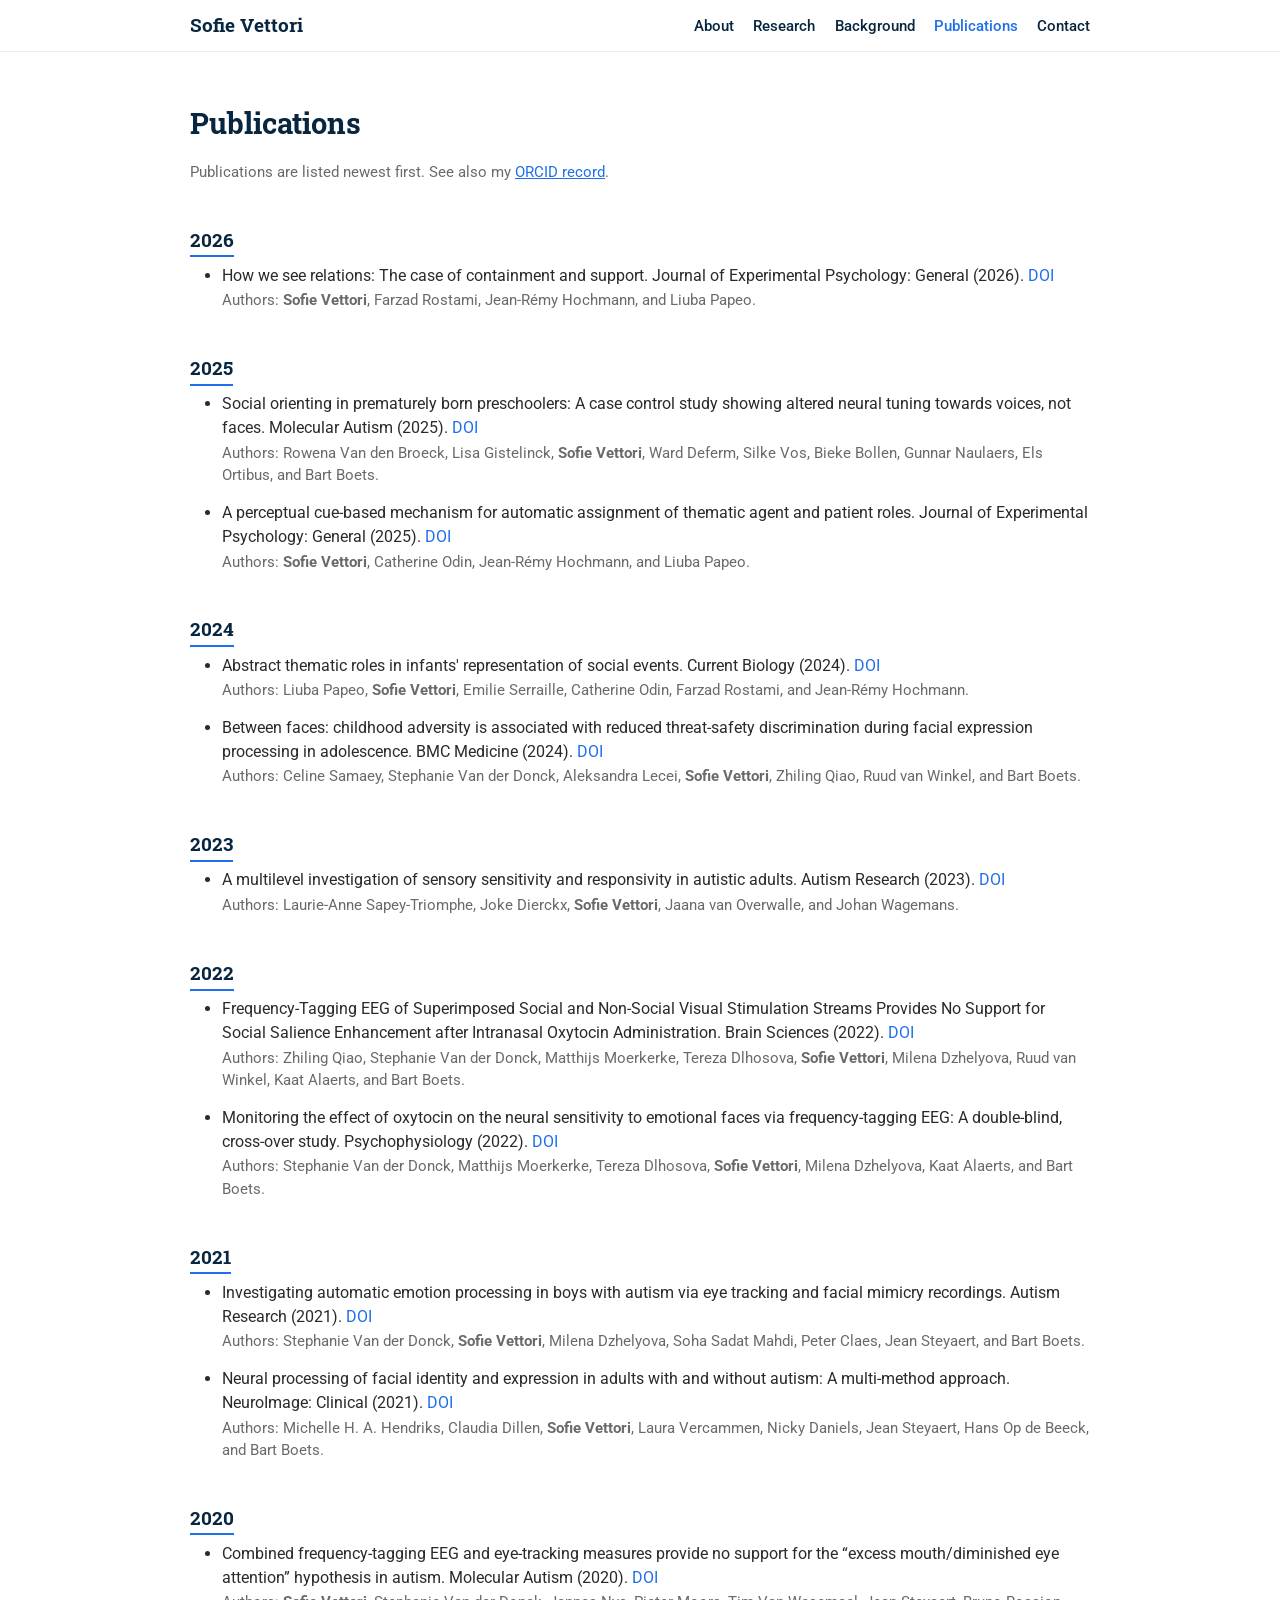
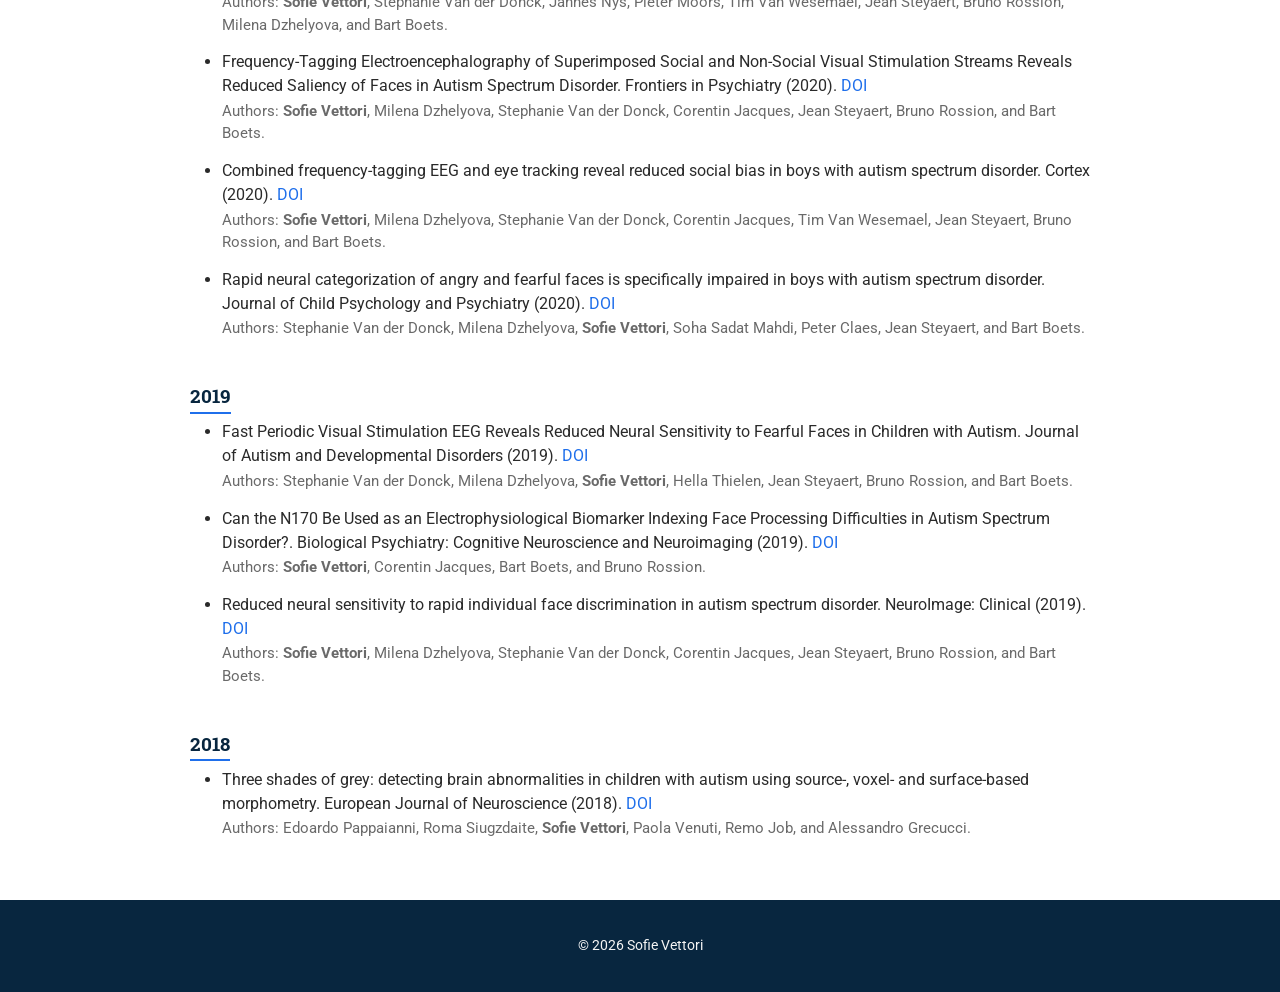
<file: publications.html>
<!DOCTYPE html>
<html lang="en">
<head>
    <meta charset="UTF-8" /><meta name="viewport" content="width=device-width, initial-scale=1.0" />
    <title>Publications — Sofie Vettori</title>
    <meta name="description" content="Research publications by cognitive neuroscientist Sofie Vettori." />
    <link rel="preconnect" href="https://fonts.googleapis.com" /><link rel="preconnect" href="https://fonts.gstatic.com" crossorigin />
    <link href="https://fonts.googleapis.com/css?family=Roboto:300,400,500,700|Roboto+Slab:300,400,500,700&display=swap" rel="stylesheet" />
    <link rel="stylesheet" href="css/style.css" />
</head><body>
    <header class="page-header"><nav class="navbar"><div class="container nav-container">
        <a href="./" class="logo">Sofie Vettori</a><button id="nav-toggle" class="nav-toggle" aria-label="Toggle navigation" aria-controls="nav-links" aria-expanded="false">☰</button>
        <ul id="nav-links" class="nav-links"><li><a href="./#about">About</a></li><li><a href="./#research">Research</a></li><li><a href="./#background">Background</a></li><li><a href="#publications" aria-current="page">Publications</a></li><li><a href="mailto:sofie.vettori@gess.ethz.ch">Contact</a></li></ul>
    </div></nav></header>
    <main><section id="publications" class="publications-section"><div class="container">
        <h1>Publications</h1><p class="note">Publications are listed newest first. See also my <a href="https://orcid.org/0000-0002-3190-514X" target="_blank" rel="noopener">ORCID record</a>.</p>
        <!-- Selected publications are kept here for possible future use.
        <h2 class="subhead-section">Selected</h2><ul class="selected-list">
            <li class="selected-item"><h3>How we see relations: The case of containment and support</h3><p class="venue"><em>Journal of Experimental Psychology: General</em>, 2026. <a href="https://doi.org/10.1037/xge0002012">DOI</a></p><p class="pub-authors"><strong>S. Vettori</strong>, F. Rostami, J.-R. Hochmann, L. Papeo</p></li>
            <li class="selected-item"><h3>A perceptual cue-based mechanism for automatic assignment of thematic agent and patient roles</h3><p class="venue"><em>Journal of Experimental Psychology: General</em>, 2025. <a href="https://doi.org/10.1037/xge0001657">DOI</a></p><p class="pub-authors"><strong>S. Vettori</strong>, C. Odin, J.-R. Hochmann, L. Papeo</p></li>
            <li class="selected-item"><h3>Abstract thematic roles in infants’ representation of social events</h3><p class="venue"><em>Current Biology</em>, 2024. <a href="https://doi.org/10.1016/j.cub.2024.07.081">DOI</a></p><p class="pub-authors">L. Papeo, <strong>S. Vettori</strong>, E. Serraille, C. Odin, F. Rostami, J.-R. Hochmann</p></li>
            <li class="selected-item"><h3>Combined frequency-tagging EEG and eye tracking reveal reduced social bias in boys with autism spectrum disorder</h3><p class="venue"><em>Cortex</em>, 2020. <a href="https://doi.org/10.1016/j.cortex.2019.12.013">DOI</a></p><p class="pub-authors"><strong>S. Vettori</strong>, M. Dzhelyova, S. Van der Donck, C. Jacques, T. Van Wesemael, J. Steyaert, B. Rossion, B. Boets</p></li>
            <li class="selected-item"><h3>Reduced neural sensitivity to rapid individual face discrimination in autism spectrum disorder</h3><p class="venue"><em>NeuroImage: Clinical</em>, 2019. <a href="https://doi.org/10.1016/j.nicl.2018.101613">DOI</a></p><p class="pub-authors"><strong>S. Vettori</strong>, M. Dzhelyova, S. Van der Donck, C. Jacques, J. Steyaert, B. Rossion, B. Boets</p></li>
        </ul>
        -->
        <div id="publications-container"><noscript>Enable JavaScript to display the bibliography, or <a href="data/biblio.bib">download the BibTeX file</a>.</noscript></div>
    </div></section></main>
    <footer><div class="container"><p>&copy; <span id="year"></span> Sofie Vettori</p></div></footer>
    <script src="js/site.js"></script><script src="js/bibtexParse.js"></script><script src="js/publications.js"></script>
</body></html>
</file>
<file: css/style.css>
/* ---------- Tokens ---------- */
:root {
    --primary-color: #08263f;
    --accent-color: #1f6feb;
    --text-color: #2a2a2a;
    --muted-color: #6a6a6a;
    --light-bg: #fafafa;
    --light-text: #f5f5f5;
    --rule: #ececec;
    --section-padding: 44px;
    --font-body: 'Roboto', -apple-system, BlinkMacSystemFont, sans-serif;
    --font-head: 'Roboto Slab', Georgia, serif;
    font-family: var(--font-body);
    line-height: 1.6;
}

h1, h2, h3, h4, h5, h6, .logo {
    font-family: var(--font-head);
}

* { box-sizing: border-box; }

body {
    margin: 0;
    color: var(--text-color);
    background-color: #ffffff;
    padding-top: 56px; /* offset for fixed navbar */
}

.container {
    width: 90%;
    max-width: 900px;
    margin: 0 auto;
}

a { color: var(--accent-color); }
.accent { color: var(--accent-color); font-weight: 500; font-style: normal; }

/* ---------- Navbar ---------- */
.navbar {
    position: fixed;
    top: 0; left: 0; right: 0;
    width: 100%;
    background-color: #ffffff;
    color: var(--primary-color);
    z-index: 1100;
    box-shadow: 0 1px 0 var(--rule);
}
.nav-container {
    display: flex;
    align-items: center;
    justify-content: space-between;
    padding: 10px 0;
}
.logo {
    font-size: 1.2rem;
    font-weight: 700;
    color: var(--primary-color);
    text-decoration: none;
}
.nav-links {
    list-style: none;
    margin: 0;
    padding: 0;
    display: flex;
    gap: 1.2rem;
    flex-wrap: wrap;
}
.nav-links a {
    color: var(--primary-color);
    text-decoration: none;
    font-weight: 500;
    font-size: 0.95rem;
    transition: color 0.2s ease;
}
.nav-links a:hover,
.nav-links a[aria-current="page"] {
    color: var(--accent-color);
}
.nav-toggle {
    display: none;
    background: transparent;
    border: none;
    font-size: 1.3rem;
    cursor: pointer;
    color: var(--primary-color);
}

/* ---------- Hero ---------- */
.hero-section {
    background: #ffffff;
    padding: 18px 0 8px;
    color: var(--primary-color);
    /* defensive: never inherit any leftover flex/height that would center vertically */
    display: block;
    height: auto;
    min-height: 0;
}
.hero-content { padding-top: 0; }
.hero-top {
    display: flex;
    align-items: center;
    gap: 1.6rem;
    flex-wrap: wrap;
}
.profile-pic-wrap {
    width: 150px;
    height: 200px;
    border-radius: 12px;
    overflow: hidden;
    flex: 0 0 150px;
    box-shadow: 0 6px 18px rgba(8,38,63,0.08);
    border: 1px solid var(--rule);
    animation: picIn 700ms ease both;
    background: var(--light-bg);
}
.profile-pic { width: 100%; height: 100%; object-fit: cover; object-position: center 20%; display: block; }
@keyframes picIn {
    from { opacity: 0; transform: scale(0.92); }
    to { opacity: 1; transform: scale(1); }
}
.hero-content h1 {
    font-size: 2.4rem;
    margin: 0 0 0.3rem;
    font-weight: 700;
}
.hero-content h1 .highlight { color: var(--accent-color); }
.tagline {
    font-size: 1.1rem;
    margin: 0;
    color: var(--primary-color);
}
.affiliation {
    margin: 0.2rem 0 0;
    font-size: 1rem;
    color: var(--muted-color);
}
.affiliation a {
    text-decoration: none;
}
.affiliation a:hover {
    text-decoration: underline;
}
#typed-text {
    color: var(--accent-color);
    border-right: 2px solid var(--accent-color);
    padding-right: 2px;
    display: inline-block;
    min-width: 240px;
    animation: blinkCursor 0.8s steps(1) infinite;
}
@keyframes blinkCursor {
    0%, 50% { border-color: var(--accent-color); }
    51%, 100% { border-color: transparent; }
}
.social-icons {
    display: flex;
    gap: 1rem;
    margin-top: 0.9rem;
}
.social-icons a img {
    width: 22px;
    height: 22px;
    opacity: 0.65;
    transition: opacity 0.2s ease;
}
.social-icons a img:hover { opacity: 1; }

/* publications page slim header (no hero) */
.page-header { background: transparent; }

/* ---------- Sections ---------- */
section { padding: var(--section-padding) 0; }
section h2 {
    font-size: 1.7rem;
    margin: 0 0 0.8rem;
    color: var(--primary-color);
    font-weight: 700;
}
section h3 {
    font-size: 1.15rem;
    color: var(--primary-color);
    margin: 0 0 0.4rem;
}
.section-intro {
    color: var(--muted-color);
    margin: 0 0 1.5rem;
    max-width: 720px;
}
.note {
    color: var(--muted-color);
    font-size: 0.92rem;
}

.about-section { background-color: var(--light-bg); }
.about-section p {
    max-width: 720px;
    font-size: 1.02rem;
    margin: 0 0 0.9rem;
}

/* ---------- Research topics ---------- */
/* collapsible topics (using native <details>/<summary>) */
.research-section .topic {
    border-top: 1px solid var(--rule);
}
.research-section .topic:first-of-type {
    border-top: none;
}
.research-section .topic > summary {
    list-style: none;            /* hide default marker */
    cursor: pointer;
    padding: 1rem 1.8rem 1rem 0;
    font-family: var(--font-head);
    font-size: 1.3rem;
    font-weight: 700;
    color: var(--primary-color);
    position: relative;
    user-select: none;
}
.research-section .topic > summary::-webkit-details-marker { display: none; }
.research-section .topic > summary::after {
    content: "+";
    position: absolute;
    right: 0.2rem;
    top: 50%;
    transform: translateY(-50%);
    font-size: 1.3rem;
    color: var(--muted-color);
    transition: transform 0.2s ease;
}
.research-section .topic[open] > summary::after {
    content: "−";
}
.research-section .topic > summary:hover {
    color: var(--accent-color);
}
.research-section .topic[open] > summary {
    color: var(--accent-color);
}
.research-section .topic > p {
    margin: 0 0 1.1rem;
    max-width: 720px;
}

/* ---------- Selected publications (curated list on home) ---------- */
.selected-list {
    list-style: none;
    padding: 0;
    margin: 0;
}
.selected-item {
    padding: 0.9rem 0;
    border-top: 1px solid var(--rule);
}
.selected-item:first-child { border-top: none; }
.selected-item h3 {
    font-size: 1.05rem;
    margin: 0 0 0.25rem;
    font-weight: 600;
}
.selected-item .venue {
    margin: 0;
    font-size: 0.95rem;
    color: var(--muted-color);
}
.selected-item .pub-authors {
    margin: 0.15rem 0 0;
    font-size: 0.9rem;
    color: var(--muted-color);
}

/* ---------- Background timeline ---------- */
.education-section { background-color: #ffffff; }
.subhead {
    font-size: 0.95rem;
    text-transform: uppercase;
    letter-spacing: 0.06em;
    color: var(--muted-color);
    margin: 1.2rem 0 0.6rem;
    font-weight: 600;
}
.timeline {
    list-style: none;
    padding: 0;
    margin: 0 0 0.5rem;
}
.timeline li {
    display: flex;
    gap: 1rem;
    padding: 0.5rem 0;
    border-top: 1px solid var(--rule);
    font-size: 0.98rem;
}
.timeline li:first-child { border-top: none; }
.timeline .date {
    flex: 0 0 130px;
    color: var(--muted-color);
    font-variant-numeric: tabular-nums;
    font-size: 0.93rem;
}
.timeline .role { flex: 1; }

/* ---------- Publications page (auto-rendered) ---------- */
.publications-section { background-color: #ffffff; }
.publications-section h1 {
    font-size: 1.8rem;
    margin: 0 0 0.5rem;
    color: var(--primary-color);
}
.subhead-section {
    font-size: 1.2rem;
    margin: 2rem 0 0.6rem;
    color: var(--primary-color);
    padding-bottom: 0.3rem;
    border-bottom: 1px solid var(--rule);
}
.publications-section h3 {
    margin-top: 1.6rem;
    margin-bottom: 0.4rem;
    font-size: 1.2rem;
    color: var(--primary-color);
    border-bottom: 2px solid var(--accent-color);
    display: inline-block;
}
.publication-list {
    margin: 0 0 1rem 1rem;
    padding-left: 1rem;
}
.publication-item {
    margin-bottom: 0.9rem;
    line-height: 1.5;
}
.publication-item em { font-style: italic; }
.publication-item a { text-decoration: none; }
.publication-item a:hover { text-decoration: underline; }
.pub-authors {
    margin: 0.1rem 0 0;
    font-size: 0.93rem;
    color: var(--muted-color);
}

/* ---------- Diagnostics / warnings ---------- */
.warning { color: #b33; font-style: italic; }
.diagnostics { font-size: 0.85rem; color: var(--muted-color); }

/* ---------- Footer ---------- */
footer {
    background: var(--primary-color);
    color: var(--light-text);
    padding: 20px 0;
    text-align: center;
    font-size: 0.9rem;
}

/* ---------- Responsive ---------- */
/* ---------- Tablet & phone ---------- */
@media screen and (max-width: 768px) {
    .hero-content h1 { font-size: 1.7rem; }
    .tagline { font-size: 1rem; }
    #typed-text { min-width: 140px; }
    section { padding: 36px 0; }
    section h2 { font-size: 1.45rem; }

    .hero-top { gap: 1rem; }
    .profile-pic-wrap { width: 120px; height: 160px; flex: 0 0 120px; }

    .nav-toggle { display: inline-block; }
    .nav-links {
        display: none;
        flex-direction: column;
        gap: 0;
        background: #fff;
        padding: 8px 0;
        position: absolute;
        right: 10px;
        top: 56px;
        box-shadow: 0 4px 12px rgba(0,0,0,0.08);
        border-radius: 6px;
        min-width: 220px;
    }
    .nav-links.open { display: flex; }
    /* bigger tap targets for nav links inside the dropdown */
    .nav-links li { width: 100%; }
    .nav-links a {
        display: block;
        padding: 12px 18px;
        font-size: 1rem;
    }

    /* bigger tap targets for social icons */
    .social-icons { gap: 0.4rem; }
    .social-icons a {
        display: inline-flex;
        align-items: center;
        justify-content: center;
        padding: 10px;
    }

    .timeline li { flex-direction: column; gap: 0.1rem; padding: 0.6rem 0; }
    .timeline .date { flex: none; }

    /* prevent long titles / urls from overflowing */
    .publication-item,
    .selected-item h3 {
        overflow-wrap: anywhere;
        word-break: break-word;
    }

    /* publication list a touch less indented on mobile */
    .publication-list {
        margin: 0 0 1rem 0;
        padding-left: 1.2rem;
    }
}

/* ---------- Very small phones ---------- */
@media screen and (max-width: 480px) {
    body { padding-top: 52px; }
    .container { width: 92%; }
    .hero-content h1 { font-size: 1.45rem; }
    .tagline { font-size: 0.95rem; }
    #typed-text { min-width: 110px; }
    .profile-pic-wrap { width: 96px; height: 128px; flex: 0 0 96px; }
    section h2 { font-size: 1.3rem; }
    .selected-item h3 { font-size: 1rem; }
    .research-section .topic > summary { font-size: 1rem; }
    .nav-links { top: 52px; }
}

/* Illustrations appear only when their research topic is open. */
.topic-content { display: grid; grid-template-columns: minmax(0, 1fr) 200px; gap: 1.5rem; align-items: start; padding-bottom: 1.1rem; }
.topic-content p { margin: 0; }
.topic-content img { display: block; width: 100%; height: auto; max-height: 125px; object-fit: contain; }
@media (max-width: 600px) {
    .topic-content { grid-template-columns: 1fr; gap: .75rem; }
    .topic-content img { width: min(200px, 100%); max-height: 125px; }
}

.topic-figure { margin: 0; }

.research-heading { display: flex; align-items: baseline; justify-content: space-between; gap: 1rem; }
.expand-topics { font: inherit; font-size: .9rem; font-weight: 500; color: var(--accent-color); background: none; border: 0; padding: .4rem 0 .4rem .5rem; cursor: pointer; white-space: nowrap; }
.expand-topics:hover { text-decoration: underline; }
.expand-topics:focus-visible { outline: 2px solid var(--accent-color); outline-offset: 3px; }
.expand-topics[hidden] { display: none; }

/* Institution marks have their own column in the background timeline. */
.timeline li { display: grid; grid-template-columns: 85px 130px minmax(0, 1fr); gap: .9rem; align-items: center; padding: .8rem 0; }
.timeline .institution-icon { display: block; width: 48px; height: 48px; object-fit: contain; border-radius: 4px; }
.timeline .institution-icon-ku { background: #07517a; padding: 4px; }
.timeline .date, .timeline .role { min-width: 0; }
@media (max-width: 600px) {
    .timeline li { grid-template-columns: 85px minmax(0, 1fr); column-gap: .8rem; row-gap: .1rem; align-items: start; }
    .timeline .institution-icon { width: 42px; height: 42px; grid-column: 1; grid-row: 1 / span 2; }
    .timeline .date, .timeline .role { grid-column: 2; }
}

.timeline .institution-icon-cambridge { width: 85px; height: 48px; }

.timeline .institution-icon-msca { width: 58px; height: 48px; transform: scale(1.35); transform-origin: center; }
</file>
